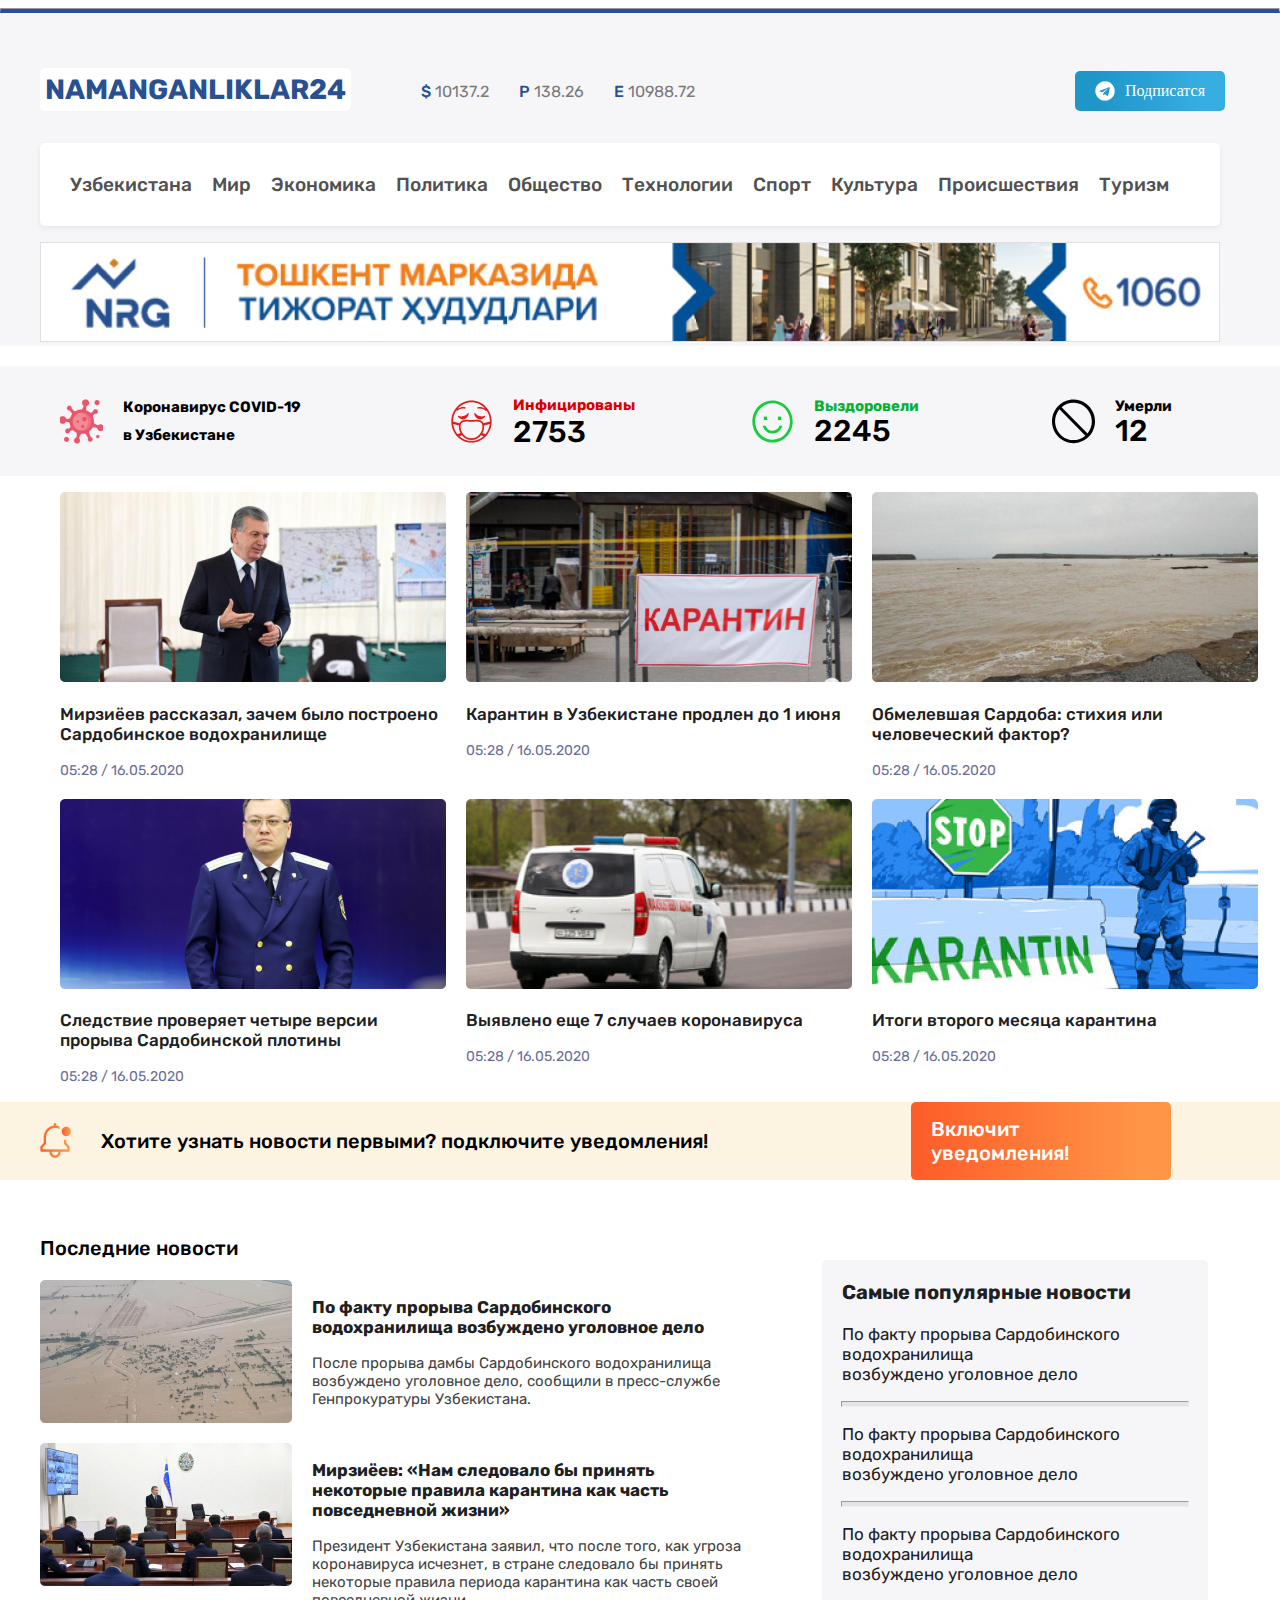
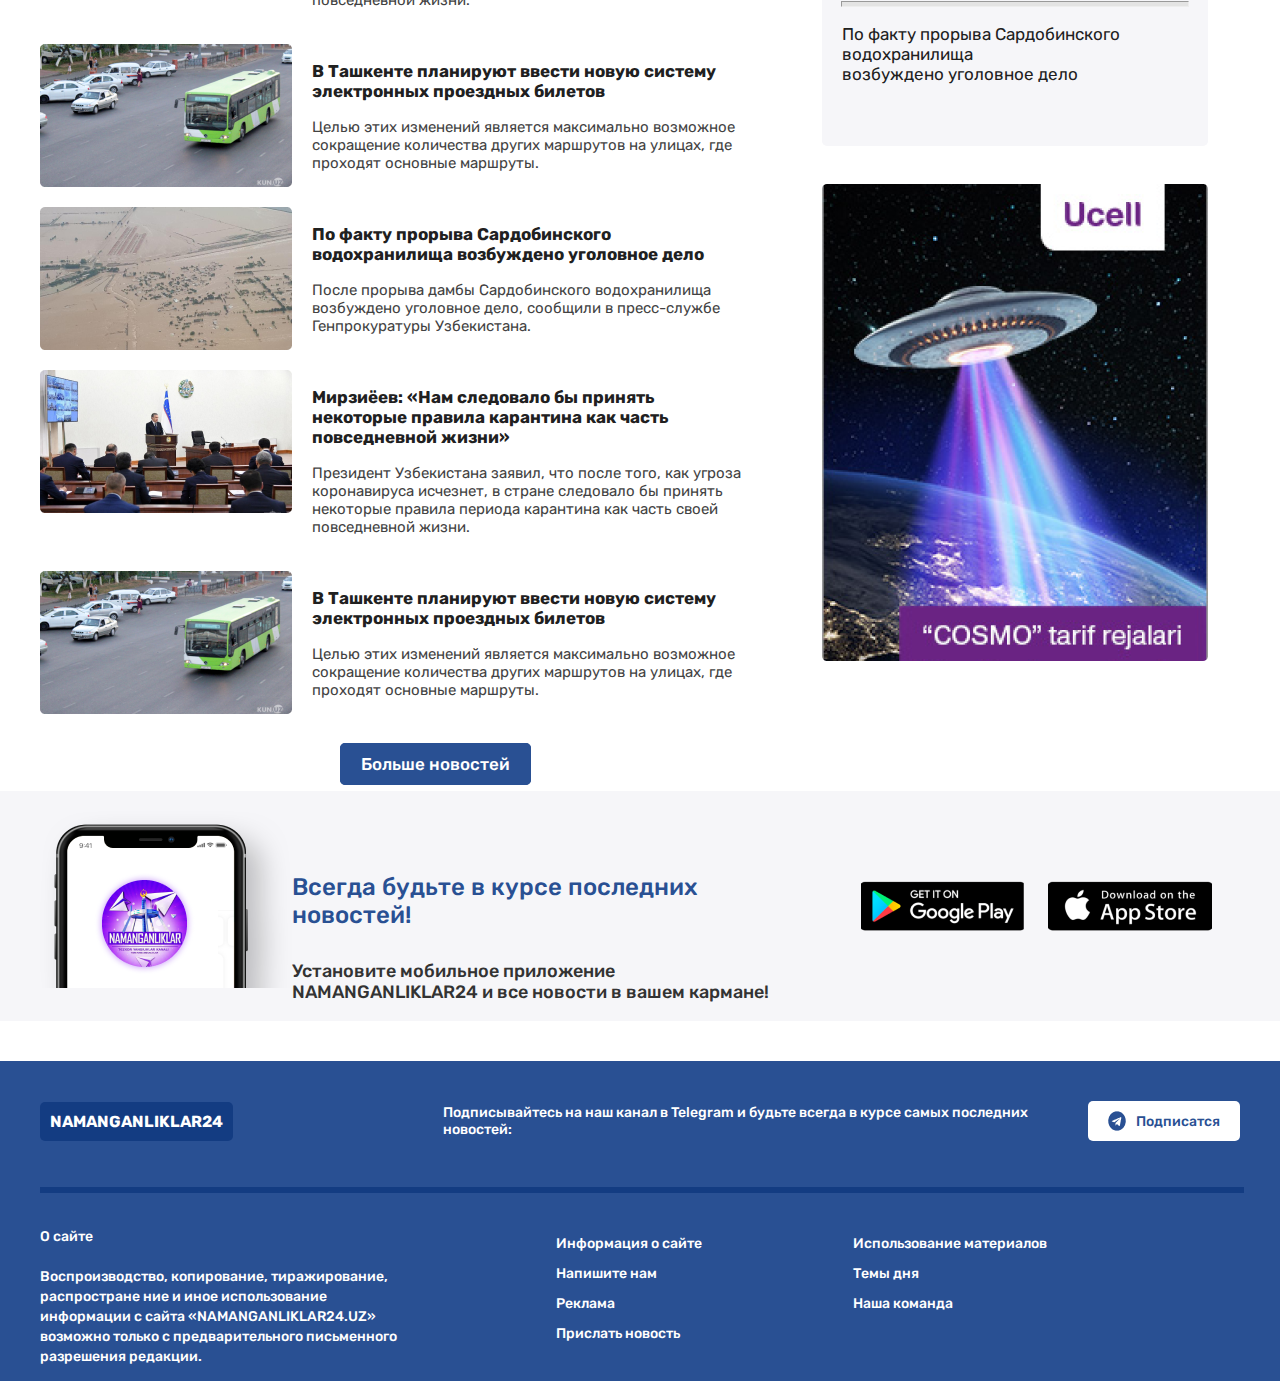
<file: 1-qismi/index.html>
<!DOCTYPE html>
<html lang="en">
  <head>
    <meta charset="UTF-8" />
    <meta http-equiv="X-UA-Compatible" content="IE=edge" />
    <meta name="viewport" content="width=device-width, initial-scale=1.0" />
    <!-- font-mamily-Rubik -->

    <link rel="preconnect" href="https://fonts.googleapis.com">
    <link rel="preconnect" href="https://fonts.gstatic.com" crossorigin>
    <link href="https://fonts.googleapis.com/css2?family=Fredoka+One&family=Hind+Madurai:wght@400;600;700&family=Mulish:wght@300;400;700&family=Roboto:wght@400;500&family=Rubik:wght@400;500;700&display=swap" rel="stylesheet">


    <link rel="stylesheet" href="./css/normalize.css" />
    <link rel="stylesheet" href="./css/main.css" />
    <title>1-qismi</title>
  </head>
  <body class="body">
    <!-- HEADER -->

    <header class="header">
      <hr class="header-hr" />
      <div class="header-div">
        <div class="container">
          <h1 class="site-h1">Namanganlik-24</h1>
          <a class="header-link" href="#">NAMANGANLIKLAR24</a>
          <ul class="list">
            <li class="item">
              <span class="span-item">$</span> 10137.2</li>
            <li class="item">
              <span class="span-item">P</span> 138.26</li>
            <li class="item">
              <span class="span-item">E</span> 10988.72</li>
            <li class="telegram-icon">
              <a class="btn-link" href="#">
                <img class="btn-link-img"
                  src="./img/Vector.png"
                  alt="bu yerda Vector rasmi bor"
                  width="20"
                  height="20"
                />
                Подписатся
              </a>
            </li>
          </ul>
        </div>
        <ul class="site-list">
          <li class="site-item">Узбекистана</li>
          <li class="site-item">Мир</li>
          <li class="site-item">Экономика</li>
          <li class="site-item">Политика</li>
          <li class="site-item">Общество</li>
          <li class="site-item">Технологии</li>
          <li class="site-item">Спорт</li>
          <li class="site-item">Культура</li>
          <li class="site-item">Происшествия</li>
          <li class="site-item">Туризм</li>
        </ul>
        <img
          class="site-img"
          src="./img/Rectangle.png"
          alt=""
          width="1180"
          height="100"
        />
      </div>
    </header>

    <!-- MAIN -->

    <main>
      <!-- COVID-19 -->
      <section class="covid-section">
        <div class="covid-container">
          <div class="covid-box">
            <img
              src="./img/covid.png"
              alt="bu yerda covidni rasmi bor"
              width="43"
              height="45"
            />
            <h2 class="covid-titli">
              Коронавирус COVID-19 <br> <br> в Узбекистане
            </h2>
          </div>

          <div class="covid-box">
            <img
              src="./img/emojione-monotone_face-with-medical-mask.svg"
              alt="bu yerda covidni rasmi bor"
              width="43"
              height="45"
            />
            <h2 class="covid-titli">Инфицированы <br> <br>
              <span class="covid-titli-span">2753</span></h2>
          </div>

          <div class="covid-box">
            <img
              src="./img/cil_smile.svg"
              alt="bu yerda covidni rasmi bor"
              width="43"
              height="45"
            />
            <h2 class="covid-titli">Выздоровели <br /> <br><span class="covid-titli-span">2245</span></h2>
          </div>

          <div class="covid-box">
            <img
              src="./img/Vector.svg"
              alt="bu yerda covidni rasmi bor"
              width="43"
              height="45"
            />
            <h2 class="covid-titli">Умерли <br /> <br><span class="covid-titli-span">12</span></h2>
          </div>
        </div>
      </section>

      <!-- NEWS-BOX -->
      <section class="new-section">
        <div class="new-container">
          <ul class="new-list">
            <li class="new-item">
              <a class="card-link" href="#">
                <img
                  src="./img/shavkat-mirziyoyev.jpg"
                  alt="bu yerda rasim bor"
                  width="386"
                  height="190"
                />
              </a>
              <h3 class="card-title">
                Мирзиёев рассказал, зачем было построено Сардобинское
                водохранилище
              </h3>
              <span class="time-post">05:28 / 16.05.2020</span>
            </li>

            <li class="new-item">
              <a class="card-link" href="#">
                <img
                  src="./img/karantin.jpg"
                  alt="bu yerda rasim bor"
                  width="386"
                  height="190"
                />
              </a>
              <h3 class="card-title">
                Карантин в Узбекистане продлен до 1 июня
              </h3>
              <span class="time-post">05:28 / 16.05.2020</span>
            </li>

            <li class="new-item">
              <a class="card-link" href="#">
                <img
                  src="./img/sardoba.jpg"
                  alt="bu yerda rasim bor"
                  width="386"
                  height="190"
                />
                
              </a>
              <h3 class="card-title">
                Обмелевшая Сардоба: стихия или человеческий фактор?
              </h3>
              <span class="time-post"> 05:28 / 16.05.2020 </span>
            </li>

            <li class="new-item">
              <a class="card-link" href="#">
                <img
                  src="./img/prokuror.jpg"
                  alt="bu yerda rasim bor"
                  width="386"
                  height="190"
                />
              </a>
              <h3 class="card-title">
                Следствие проверяет четыре версии прорыва Сардобинской плотины
              </h3>
              <span class="time-post">05:28 / 16.05.2020</span>
            </li>

            <li class="new-item">
              <a class="card-link" href="#">
                <img
                  src="./img/tez-yordam.jpg"
                  alt="bu yerda rasim bor"
                  width="386"
                  height="190"
                />
              </a>
              <h3 class="card-title">Выявлено еще 7 случаев коронавируса</h3>
              <span class="time-post">05:28 / 16.05.2020</span>
            </li>

            <li class="new-item">
              <a class="card-link" href="#">
                <img
                  src="./img/stop-karantin.jpg"
                  alt="bu yerda rasim bor"
                  width="386"
                  height="190"
                />
              </a>
              <h3 class="card-title">Итоги второго месяца карантина</h3>
              <span class="time-post">05:28 / 16.05.2020</span>
            </li>
          </ul>
        </div>
      </section>
      <!-- SECTION-GALLERY -->
      <section class="section-img">
        <div class="gallery-div">
          <img
            src="./img/carbon.png"
            alt="bu yerda jiring'oqni rasmi bor"
            width="31"
            height="35"
          />
          <h3 class="gallery-title">
            Хотите узнать новости первыми? подключите уведомления!
          </h3>
          <a class="gallery-btn" href="#">Включит уведомления!</a>
        </div>
      </section>
      <!-- BIG-SECTION -->
      <section class="section">
        <div class="main-container">
          <div class="main-container-box">
            <h2 class="main-h2">Последние новости</h2>
            <ul class="main-list">
              <li class="main-item">
                <img
                  src="./img/Rectanglea.png"
                  alt="xaritan rasmi bor"
                  width="252"
                  height="143"
                />
                <div class="main-box">
                  <p class="main-paragirif">
                    <strong
                      >По факту прорыва Сардобинского водохранилища возбуждено
                      уголовное дело</strong
                    >
                  </p>
                  <p class="box-paragirif">
                    После прорыва дамбы Сардобинского водохранилища возбуждено
                    уголовное дело, сообщили в пресс-службе Генпрокуратуры
                    Узбекистана.
                  </p>
                </div>
              </li>

              <li class="main-item">
                <img
                  src="./img/Rectangleb.png"
                  alt="xaritan rasmi bor"
                  width="252"
                  height="143"
                />
                <div class="main-box">
                  <p class="main-paragirif">
                    <strong
                      >Мирзиёев: «Нам следовало бы принять некоторые правила
                      карантина как часть повседневной жизни»</strong
                    >
                  </p>
                  <p class="box-paragirif">
                    Президент Узбекистана заявил, что после того, как угроза
                    коронавируса исчезнет, в стране следовало бы принять
                    некоторые правила периода карантина как часть своей
                    повседневной жизни.
                  </p>
                </div>
              </li>

              <li class="main-item">
                <img
                  src="./img/Rectanglec.png"
                  alt="xaritan rasmi bor"
                  width="252"
                  height="143"
                />
                <div class="main-box">
                  <p class="main-paragirif">
                    <strong
                      >В Ташкенте планируют ввести новую систему электронных
                      проездных билетов</strong
                    >
                  </p>
                  <p class="box-paragirif">
                    Целью этих изменений является максимально возможное
                    сокращение количества других маршрутов на улицах, где
                    проходят основные маршруты.
                  </p>
                </div>
              </li>

              <li class="main-item">
                <img
                  src="./img/Rectanglea.png"
                  alt="xaritan rasmi bor"
                  width="252"
                  height="143"
                />
                <div class="main-box">
                  <p class="main-paragirif">
                    <strong
                      >По факту прорыва Сардобинского водохранилища возбуждено
                      уголовное дело</strong
                    >
                  </p>
                  <p class="box-paragirif">
                    После прорыва дамбы Сардобинского водохранилища возбуждено
                    уголовное дело, сообщили в пресс-службе Генпрокуратуры
                    Узбекистана.
                  </p>
                </div>
              </li>

              <li class="main-item">
                <img
                  src="./img/Rectangleb.png"
                  alt="xaritan rasmi bor"
                  width="252"
                  height="143"
                />
                <div class="main-box">
                  <p class="main-paragirif">
                    <strong
                      >Мирзиёев: «Нам следовало бы принять некоторые правила
                      карантина как часть повседневной жизни»</strong
                    >
                  </p>
                  <p class="box-paragirif">
                    Президент Узбекистана заявил, что после того, как угроза
                    коронавируса исчезнет, в стране следовало бы принять
                    некоторые правила периода карантина как часть своей
                    повседневной жизни.
                  </p>
                </div>
              </li>

              <li class="main-item">
                <img
                  src="./img/Rectanglec.png"
                  alt="xaritan rasmi bor"
                  width="252"
                  height="143"
                />
                <div class="main-box">
                  <p class="main-paragirif">
                    <strong>
                      В Ташкенте планируют ввести новую систему электронных
                      проездных билетов</strong
                    >
                  </p>
                  <p class="box-paragirif">
                    Целью этих изменений является максимально возможное
                    сокращение количества других маршрутов на улицах, где
                    проходят основные маршруты.
                  </p>
                </div>
              </li>
              <li class="footer-link-div">
                <a class="footer-link" href="#">Больше новостей</a>
              </li>
            </ul>
          </div>

          <div class="footer-div">
            <h3 class="main-h3"><strong>Cамые популярные новости</strong></h3>
            <p class="site-paragirif">
              По факту прорыва Сардобинского водохранилища <br />
              возбуждено уголовное дело
            </p>
            <hr class="main-hr" />
            <p class="site-paragirif">
              По факту прорыва Сардобинского водохранилища <br />
              возбуждено уголовное дело
            </p>
            <hr class="main-hr" />
            <p class="site-paragirif">
              По факту прорыва Сардобинского водохранилища <br />
              возбуждено уголовное дело
            </p>
            <hr class="main-hr" />
            <p class="site-paragirif">
              По факту прорыва Сардобинского водохранилища <br />
              возбуждено уголовное дело
            </p>

            <div class="box-img">
              <img src="./img/Rectangled.png" alt="" width="386" height="477" />
            </div>
          </div>
        </div>
      </section>
      <!-- FOOTER-SECTION -->
      <section class="footer-section">
        <div class="footer-container-box">
          <div class="widget">
            <img
              src="./img/Iphon-12.png"
              alt="bu yerda Iphon-12 ni rasmi bor"
            />
          </div>
          <div class="widget-box">
            <h4 class="widget-title">
              Всегда будьте в курсе последних новостей!
            </h4>
            <p class="widget-paragirif">
              Установите мобильное приложение NAMANGANLIKLAR24 и все новости в
              вашем кармане!
            </p>
          </div>
          <div class="widget-img-box">
            <img src="./img/googl-img.png" alt="bu yerda googlni rasmi bor" />
            <img class="two-img" src="./img/app-img.png" alt="bu yerda app ni rasmi bor" />
          </div>
        </div>
      </section>
    </main>

    <!-- FOOTER -->
    <footer class="footer">
      <div class="footer-container">
        <div class="footer-box">
          <a class="footer-box-link" href="#">NAMANGANLIKLAR24</a>
          <h5 class="footer-title">
            Подписывайтесь на наш канал в Telegram и будьте всегда в курсе самых
            последних новостей:
          </h5>
          <a class="footer-btn-link" href="#">
            <img class="footer-btn-link-img" src="./img/telegiram.png" alt="telegiram icon rasmi bor" />
            Подписатся
          </a>
        </div>
        <hr class="footer-hr" />
        <div class="footer-header-box">
          <div class="foter-box-div">
            <p class="footer-deck-paragirif">
              О сайте <br> <br> Воспроизводство, копирование, тиражирование, распростране
              ние и иное использование информации с сайта «NAMANGANLIKLAR24.UZ»
              возможно только с предварительного письменного разрешения редакции.
            </p>

          </div>

          <div class="foter-box-div">
            <ul class="footer-list">
              <li class="footer-item">Информация о сайте</li>
              <li class="footer-item">Напишите нам</li>
              <li class="footer-item">Реклама</li>
              <li class="footer-item">Прислать новость</li>
            </ul>
          </div>
          <div class="foter-box-div">
            <ul class="footer-list">
              <li class="footer-item">Использование материалов</li>
              <li class="footer-item">Темы дня</li>
              <li class="footer-item">Наша команда</li>
            </ul>
          </div>
        </div>
      </div>
    </footer>
  </body>
</html>
</file>
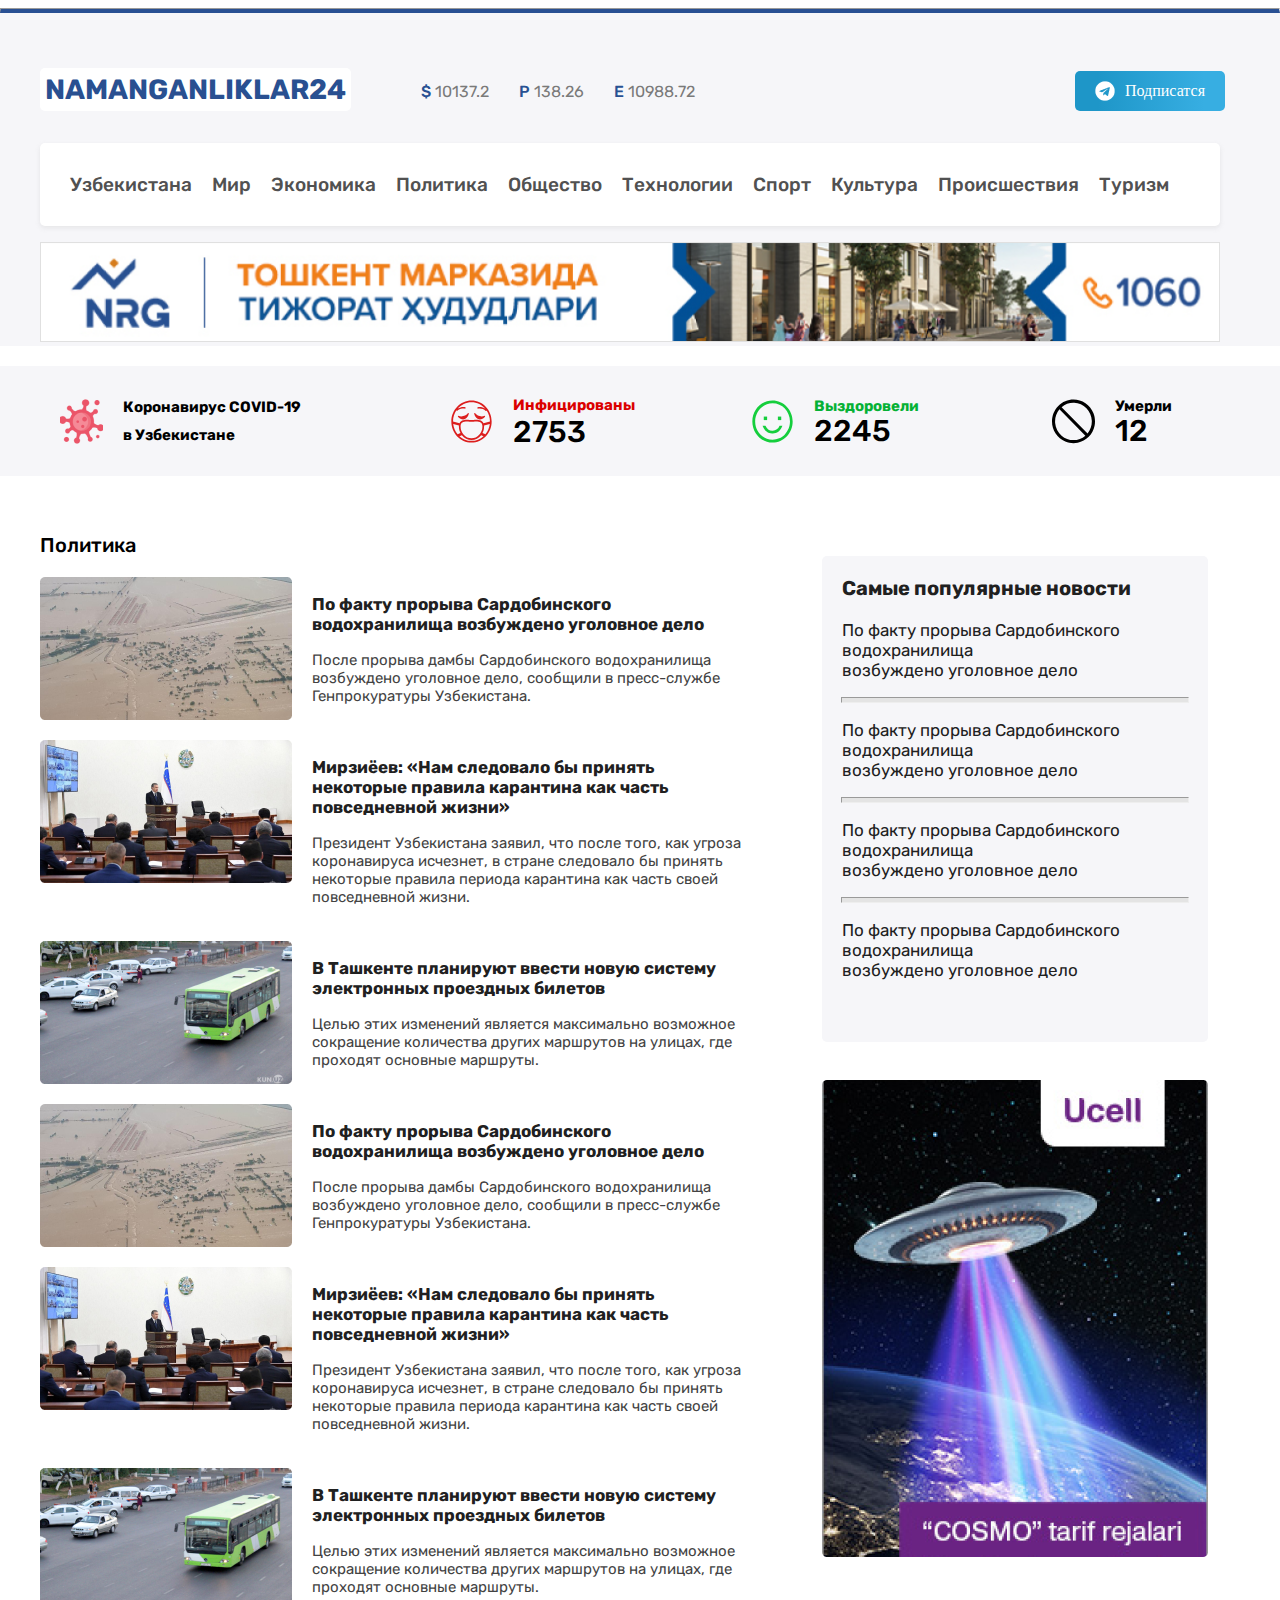
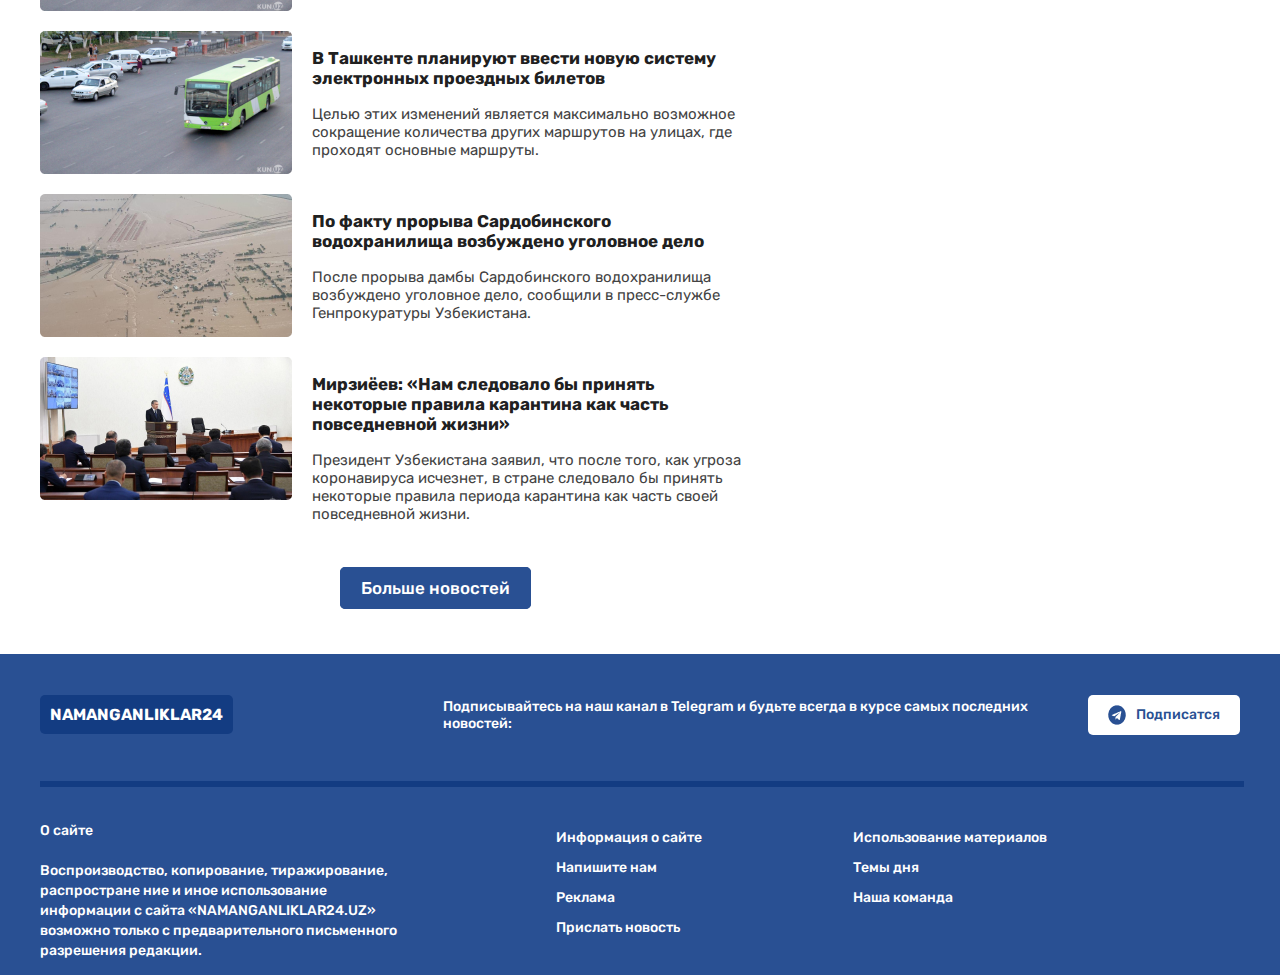
<file: 2-qismi/index.html>
<!DOCTYPE html>
<html lang="en">
  <head>
    <meta charset="UTF-8" />
    <meta http-equiv="X-UA-Compatible" content="IE=edge" />
    <meta name="viewport" content="width=device-width, initial-scale=1.0" />
    <!-- font-mamily-Rubik -->

    <link rel="preconnect" href="https://fonts.googleapis.com">
    <link rel="preconnect" href="https://fonts.gstatic.com" crossorigin>
    <link href="https://fonts.googleapis.com/css2?family=Fredoka+One&family=Hind+Madurai:wght@400;600;700&family=Mulish:wght@300;400;700&family=Roboto:wght@400;500&family=Rubik:wght@400;500;700&display=swap" rel="stylesheet">


    <link rel="stylesheet" href="./css/normalize.css" />
    <link rel="stylesheet" href="./css/main.css" />
    <title>2-qismi</title>
  </head>
  <body class="body">
    <!-- HEADER -->

    <header class="header">
      <hr class="header-hr" />
      <div class="header-div">
        <div class="container">
          <h1 class="site-h1">Namanganlik-24</h1>
          <a class="header-link" href="#">NAMANGANLIKLAR24</a>
          <ul class="list">
            <li class="item">
              <span class="span-item">$</span> 10137.2</li>
            <li class="item">
              <span class="span-item">P</span> 138.26</li>
            <li class="item">
              <span class="span-item">E</span> 10988.72</li>
            <li class="telegram-icon">
              <a class="btn-link" href="#">
                <img class="btn-link-img"
                  src="./img/Vector.png"
                  alt="bu yerda Vector rasmi bor"
                  width="20"
                  height="20"
                />
                Подписатся
              </a>
            </li>
          </ul>
        </div>
        <ul class="site-list">
          <li class="site-item">Узбекистана</li>
          <li class="site-item">Мир</li>
          <li class="site-item">Экономика</li>
          <li class="site-item">Политика</li>
          <li class="site-item">Общество</li>
          <li class="site-item">Технологии</li>
          <li class="site-item">Спорт</li>
          <li class="site-item">Культура</li>
          <li class="site-item">Происшествия</li>
          <li class="site-item">Туризм</li>
        </ul>
        <img
          class="site-img"
          src="./img/Rectangle.png"
          alt=""
          width="1180"
          height="100"
        />
      </div>
    </header>

    <!-- MAIN -->

    <main>
      <!-- COVID-19 -->
      <section class="covid-section">
        <div class="covid-container">
          <div class="covid-box">
            <img
              src="./img/covid.png"
              alt="bu yerda covidni rasmi bor"
              width="43"
              height="45"
            />
            <h2 class="covid-titli">
              Коронавирус COVID-19 <br> <br> в Узбекистане
            </h2>
          </div>

          <div class="covid-box">
            <img
              src="./img/emojione-monotone_face-with-medical-mask.svg"
              alt="bu yerda covidni rasmi bor"
              width="43"
              height="45"
            />
            <h2 class="covid-titli">Инфицированы <br> <br>
              <span class="covid-titli-span">2753</span></h2>
          </div>

          <div class="covid-box">
            <img
              src="./img/cil_smile.svg"
              alt="bu yerda covidni rasmi bor"
              width="43"
              height="45"
            />
            <h2 class="covid-titli">Выздоровели <br /> <br><span class="covid-titli-span">2245</span></h2>
          </div>

          <div class="covid-box">
            <img
              src="./img/Vector.svg"
              alt="bu yerda covidni rasmi bor"
              width="43"
              height="45"
            />
            <h2 class="covid-titli">Умерли <br /> <br><span class="covid-titli-span">12</span></h2>
          </div>
        </div>
      </section>

      <!-- BIG-SECTION -->
      <section class="section">
        <div class="main-container">
          <div class="main-container-box">
            <h2 class="main-h2">Политика</h2>
            <ul class="main-list">
              <li class="main-item">
                <img
                  src="./img/Rectanglea.png"
                  alt="xaritan rasmi bor"
                  width="252"
                  height="143"
                />
                <div class="main-box">
                  <p class="main-paragirif">
                    <strong
                      >По факту прорыва Сардобинского водохранилища возбуждено
                      уголовное дело</strong
                    >
                  </p>
                  <p class="box-paragirif">
                    После прорыва дамбы Сардобинского водохранилища возбуждено
                    уголовное дело, сообщили в пресс-службе Генпрокуратуры
                    Узбекистана.
                  </p>
                </div>
              </li>

              <li class="main-item">
                <img
                  src="./img/Rectangleb.png"
                  alt="xaritan rasmi bor"
                  width="252"
                  height="143"
                />
                <div class="main-box">
                  <p class="main-paragirif">
                    <strong
                      >Мирзиёев: «Нам следовало бы принять некоторые правила
                      карантина как часть повседневной жизни»</strong
                    >
                  </p>
                  <p class="box-paragirif">
                    Президент Узбекистана заявил, что после того, как угроза
                    коронавируса исчезнет, в стране следовало бы принять
                    некоторые правила периода карантина как часть своей
                    повседневной жизни.
                  </p>
                </div>
              </li>

              <li class="main-item">
                <img
                  src="./img/Rectanglec.png"
                  alt="xaritan rasmi bor"
                  width="252"
                  height="143"
                />
                <div class="main-box">
                  <p class="main-paragirif">
                    <strong
                      >В Ташкенте планируют ввести новую систему электронных
                      проездных билетов</strong
                    >
                  </p>
                  <p class="box-paragirif">
                    Целью этих изменений является максимально возможное
                    сокращение количества других маршрутов на улицах, где
                    проходят основные маршруты.
                  </p>
                </div>
              </li>

              <li class="main-item">
                <img
                  src="./img/Rectanglea.png"
                  alt="xaritan rasmi bor"
                  width="252"
                  height="143"
                />
                <div class="main-box">
                  <p class="main-paragirif">
                    <strong
                      >По факту прорыва Сардобинского водохранилища возбуждено
                      уголовное дело</strong
                    >
                  </p>
                  <p class="box-paragirif">
                    После прорыва дамбы Сардобинского водохранилища возбуждено
                    уголовное дело, сообщили в пресс-службе Генпрокуратуры
                    Узбекистана.
                  </p>
                </div>
              </li>

              <li class="main-item">
                <img
                  src="./img/Rectangleb.png"
                  alt="xaritan rasmi bor"
                  width="252"
                  height="143"
                />
                <div class="main-box">
                  <p class="main-paragirif">
                    <strong
                      >Мирзиёев: «Нам следовало бы принять некоторые правила
                      карантина как часть повседневной жизни»</strong
                    >
                  </p>
                  <p class="box-paragirif">
                    Президент Узбекистана заявил, что после того, как угроза
                    коронавируса исчезнет, в стране следовало бы принять
                    некоторые правила периода карантина как часть своей
                    повседневной жизни.
                  </p>
                </div>
              </li>

              <li class="main-item">
                <img
                  src="./img/Rectanglec.png"
                  alt="xaritan rasmi bor"
                  width="252"
                  height="143"
                />
                <div class="main-box">
                  <p class="main-paragirif">
                    <strong>
                      В Ташкенте планируют ввести новую систему электронных
                      проездных билетов</strong
                    >
                  </p>
                  <p class="box-paragirif">
                    Целью этих изменений является максимально возможное
                    сокращение количества других маршрутов на улицах, где
                    проходят основные маршруты.
                  </p>
                </div>
              </li>

              <li class="main-item">
                <img
                  src="./img/Rectanglec.png"
                  alt="xaritan rasmi bor"
                  width="252"
                  height="143"
                />
                <div class="main-box">
                  <p class="main-paragirif">
                    <strong>
                      В Ташкенте планируют ввести новую систему электронных
                      проездных билетов</strong
                    >
                  </p>
                  <p class="box-paragirif">
                    Целью этих изменений является максимально возможное
                    сокращение количества других маршрутов на улицах, где
                    проходят основные маршруты.
                  </p>
                </div>
              </li>

              <li class="main-item">
                <img
                  src="./img/Rectanglea.png"
                  alt="xaritan rasmi bor"
                  width="252"
                  height="143"
                />
                <div class="main-box">
                  <p class="main-paragirif">
                    <strong
                      >По факту прорыва Сардобинского водохранилища возбуждено
                      уголовное дело</strong
                    >
                  </p>
                  <p class="box-paragirif">
                    После прорыва дамбы Сардобинского водохранилища возбуждено
                    уголовное дело, сообщили в пресс-службе Генпрокуратуры
                    Узбекистана.
                  </p>
                </div>
              </li>


              <li class="main-item">
                <img
                  src="./img/Rectangleb.png"
                  alt="xaritan rasmi bor"
                  width="252"
                  height="143"
                />
                <div class="main-box">
                  <p class="main-paragirif">
                    <strong
                      >Мирзиёев: «Нам следовало бы принять некоторые правила
                      карантина как часть повседневной жизни»</strong
                    >
                  </p>
                  <p class="box-paragirif">
                    Президент Узбекистана заявил, что после того, как угроза
                    коронавируса исчезнет, в стране следовало бы принять
                    некоторые правила периода карантина как часть своей
                    повседневной жизни.
                  </p>
                </div>
              </li>
              <li class="footer-link-div">
                <a class="footer-link" href="#">Больше новостей</a>
              </li>
            </ul>
          </div>

          <div class="footer-div">
            <h3 class="main-h3"><strong>Cамые популярные новости</strong></h3>
            <p class="site-paragirif">
              По факту прорыва Сардобинского водохранилища <br />
              возбуждено уголовное дело
            </p>
            <hr class="main-hr" />
            <p class="site-paragirif">
              По факту прорыва Сардобинского водохранилища <br />
              возбуждено уголовное дело
            </p>
            <hr class="main-hr" />
            <p class="site-paragirif">
              По факту прорыва Сардобинского водохранилища <br />
              возбуждено уголовное дело
            </p>
            <hr class="main-hr" />
            <p class="site-paragirif">
              По факту прорыва Сардобинского водохранилища <br />
              возбуждено уголовное дело
            </p>

            <div class="box-img">
              <img src="./img/Rectangled.png" alt="" width="386" height="477" />
            </div>
          </div>

        </div>
      </section>

    </main>

    <!-- FOOTER -->
    <footer class="footer">
      <div class="footer-container">
        <div class="footer-box">
          <a class="footer-box-link" href="#">NAMANGANLIKLAR24</a>
          <h5 class="footer-title">
            Подписывайтесь на наш канал в Telegram и будьте всегда в курсе самых
            последних новостей:
          </h5>
          <a class="footer-btn-link" href="#">
            <img class="footer-btn-link-img" src="./img/telegiram.png" alt="telegiram icon rasmi bor" />
            Подписатся
          </a>
        </div>
        <hr class="footer-hr" />
        <div class="footer-header-box">
          <div class="foter-box-div">
            <p class="footer-deck-paragirif">
              О сайте <br> <br> Воспроизводство, копирование, тиражирование, распростране
              ние и иное использование информации с сайта «NAMANGANLIKLAR24.UZ»
              возможно только с предварительного письменного разрешения редакции.
            </p>

          </div>

          <div class="foter-box-div">
            <ul class="footer-list">
              <li class="footer-item">Информация о сайте</li>
              <li class="footer-item">Напишите нам</li>
              <li class="footer-item">Реклама</li>
              <li class="footer-item">Прислать новость</li>
            </ul>
          </div>
          <div class="foter-box-div">
            <ul class="footer-list">
              <li class="footer-item">Использование материалов</li>
              <li class="footer-item">Темы дня</li>
              <li class="footer-item">Наша команда</li>
            </ul>
          </div>
        </div>
      </div>
    </footer>
  </body>
</html>
</file>
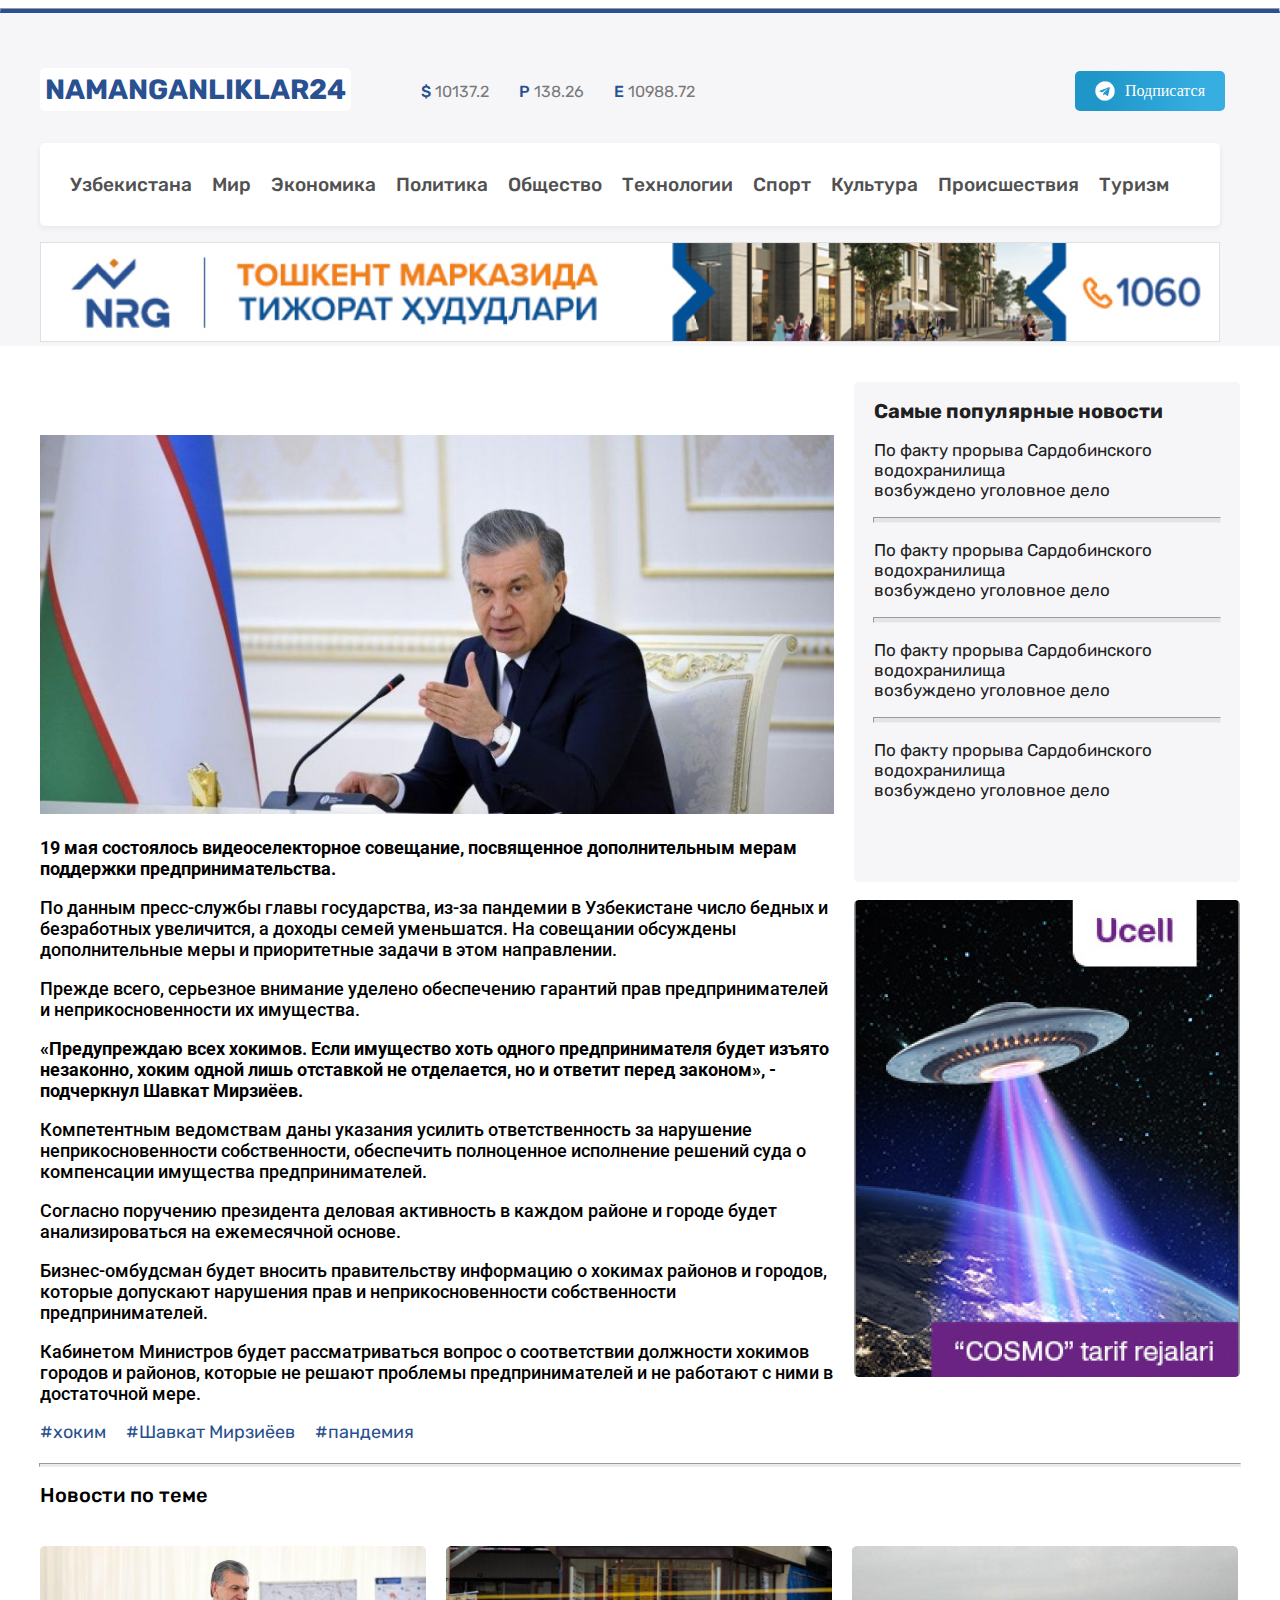
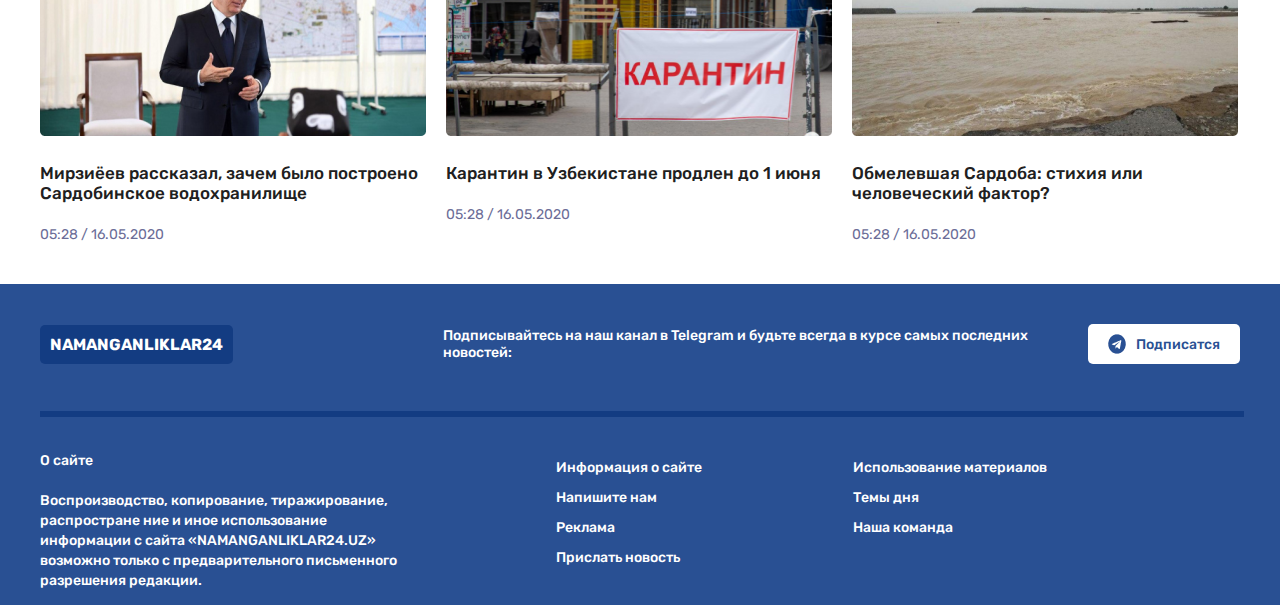
<file: 3-qismi/index.html>
<!DOCTYPE html>
<html lang="en">
  <head>
    <meta charset="UTF-8" />
    <meta http-equiv="X-UA-Compatible" content="IE=edge" />
    <meta name="viewport" content="width=device-width, initial-scale=1.0" />
    <!-- font-mamily-Rubik -->

    <link rel="preconnect" href="https://fonts.googleapis.com">
    <link rel="preconnect" href="https://fonts.gstatic.com" crossorigin>
    <link href="https://fonts.googleapis.com/css2?family=Fredoka+One&family=Hind+Madurai:wght@400;600;700&family=Mulish:wght@300;400;700&family=Roboto:wght@400;500&family=Rubik:wght@400;500;700&display=swap" rel="stylesheet">


    <link rel="stylesheet" href="./css/normalize.css" />
    <link rel="stylesheet" href="./css/main.css" />
    <title>3-qismi</title>
  </head>
  <body class="body">
    <!-- HEADER -->

    <header class="header">
      <hr class="header-hr" />
      <div class="header-div">
        <div class="container">
          <h1 class="site-h1">Namanganlik-24</h1>
          <a class="header-link" href="#">NAMANGANLIKLAR24</a>
          <ul class="list">
            <li class="item">
              <span class="span-item">$</span> 10137.2</li>
            <li class="item">
              <span class="span-item">P</span> 138.26</li>
            <li class="item">
              <span class="span-item">E</span> 10988.72</li>
            <li class="telegram-icon">
              <a class="btn-link" href="#">
                <img class="btn-link-img"
                  src="./img/Vector.png"
                  alt="bu yerda Vector rasmi bor"
                  width="20"
                  height="20"
                />
                Подписатся
              </a>
            </li>
          </ul>
        </div>
        <ul class="site-list">
          <li class="site-item">Узбекистана</li>
          <li class="site-item">Мир</li>
          <li class="site-item">Экономика</li>
          <li class="site-item">Политика</li>
          <li class="site-item">Общество</li>
          <li class="site-item">Технологии</li>
          <li class="site-item">Спорт</li>
          <li class="site-item">Культура</li>
          <li class="site-item">Происшествия</li>
          <li class="site-item">Туризм</li>
        </ul>
        <img
          class="site-img"
          src="./img/Rectangle.png"
          alt=""
          width="1180"
          height="100"
        />
      </div>
    </header>

    <!-- MAIN -->
    <main class="main">
      <section>
        <div class="header-container">
          <div class="main-container">
            <div class="container-box">
              <img
                src="./img/Pirizizdent.png"
                alt="bu yerda Pirizizdentnin rasmi bor"
              />
              <p class="main-paragirif">
                <strong>
                  19 мая состоялось видеоселекторное совещание, посвященное
                  дополнительным мерам поддержки предпринимательства.
                </strong>
              </p>
              <p class="main-paragirif">
                По данным пресс-службы главы государства, из-за пандемии в
                Узбекистане число бедных и безработных увеличится, а доходы
                семей уменьшатся. На совещании обсуждены дополнительные меры и
                приоритетные задачи в этом направлении.
              </p>
              <p class="main-paragirif">
                Прежде всего, серьезное внимание уделено обеспечению гарантий
                прав предпринимателей и неприкосновенности их имущества.
              </p>
              <p class="main-paragirif">
                <strong>
                  «Предупреждаю всех хокимов. Если имущество хоть одного
                  предпринимателя будет изъято незаконно, хоким одной лишь
                  отставкой не отделается, но и ответит перед законом», -
                  подчеркнул Шавкат Мирзиёев.
                </strong>
              </p>
              <p class="main-paragirif">
                Компетентным ведомствам даны указания усилить ответственность за
                нарушение неприкосновенности собственности, обеспечить
                полноценное исполнение решений суда о компенсации имущества
                предпринимателей.
              </p>
              <p class="main-paragirif">
                Согласно поручению президента деловая активность в каждом районе
                и городе будет анализироваться на ежемесячной основе.
              </p>
              <p class="main-paragirif">
                Бизнес-омбудсман будет вносить правительству информацию о
                хокимах районов и городов, которые допускают нарушения прав и
                неприкосновенности собственности предпринимателей.
              </p>
              <p class="main-paragirif">
                Кабинетом Министров будет рассматриваться вопрос о соответствии
                должности хокимов городов и районов, которые не решают проблемы
                предпринимателей и не работают с ними в достаточной мере.
              </p>
            </div>
            <div class="footer-div">
              <h2 class="main-h2"><strong>Cамые популярные новости</strong></h2>
              <p class="site-paragirif">
                По факту прорыва Сардобинского водохранилища <br />
                возбуждено уголовное дело
              </p>
              <hr class="main-hr" />
              <p class="site-paragirif">
                По факту прорыва Сардобинского водохранилища <br />
                возбуждено уголовное дело
              </p>
              <hr class="main-hr" />
              <p class="site-paragirif">
                По факту прорыва Сардобинского водохранилища <br />
                возбуждено уголовное дело
              </p>
              <hr class="main-hr" />
              <p class="site-paragirif">
                По факту прорыва Сардобинского водохранилища <br />
                возбуждено уголовное дело
              </p>

              <div class="box-img">
                <img
                  src="./img/Rectangled.png"
                  alt=""
                  width="386"
                  height="477"
                />
              </div>
            </div>
      </section>

    <section>
      </div class="container-user">
       <div class="user">
        <a class="user-link" href="#">#хоким</a>
        <a class="user-link" href="#">#Шавкат Мирзиёев</a>
        <a class="user-link" href="#">#пандемия</a>
       </div>
      <hr class="site-hr" />
     </div>
    </section>

      <section>
        <div class="container-inner">
          <h3 class="title-inner">Новости по теме</h3>
          <div class="inner-box">
            <div class="inner-div">
              <img
                src="./img/shavkat-Mirziyoyib.png"
                alt="shavkat-Mirziyoyibni rasmi bor"
                width="386"
                height="190"
              />
              <h4 class="site-h4">
                Мирзиёев рассказал, зачем было построено Сардобинское
                водохранилище
              </h4>
              <span class="inner-span">05:28 / 16.05.2020</span>
            </div>

            <div class="inner-div">
              <img
                src="./img/karantin.png"
                alt="bu yerda karatini rasmi bor"
                width="386"
                height="190"
              />
              <h4 class="site-h4">Карантин в Узбекистане продлен до 1 июня</h4>
              <span class="inner-span">05:28 / 16.05.2020</span>
            </div>

            <div class="inner-div">
              <img
                src="./img/sardoba.png"
                alt="bu yeda sardobani rasmi bor"
                width="386"
                height="190"
              />
              <h4 class="site-h4">
                Обмелевшая Сардоба: стихия или человеческий фактор?
              </h4>
              <span class="inner-span">05:28 / 16.05.2020</span>
            </div>
          </div>
        </div>
      </section>
    </main>

    <!-- FOOTER -->
    <footer class="footer">
      <div class="footer-container">
        <div class="footer-box">
          <a class="footer-box-link" href="#">NAMANGANLIKLAR24</a>
          <h5 class="footer-title">
            Подписывайтесь на наш канал в Telegram и будьте всегда в курсе самых
            последних новостей:
          </h5>
          <a class="footer-btn-link" href="#">
            <img class="footer-btn-link-img" src="./img/telegiram.png" alt="telegiram icon rasmi bor" />
            Подписатся
          </a>
        </div>
        <hr class="footer-hr" />
        <div class="footer-header-box">
          <div class="foter-box-div">
            <p class="footer-deck-paragirif">
              О сайте <br> <br> Воспроизводство, копирование, тиражирование, распростране
              ние и иное использование информации с сайта «NAMANGANLIKLAR24.UZ»
              возможно только с предварительного письменного разрешения редакции.
            </p>

          </div>

          <div class="foter-box-div">
            <ul class="footer-list">
              <li class="footer-item">Информация о сайте</li>
              <li class="footer-item">Напишите нам</li>
              <li class="footer-item">Реклама</li>
              <li class="footer-item">Прислать новость</li>
            </ul>
          </div>
          <div class="foter-box-div">
            <ul class="footer-list">
              <li class="footer-item">Использование материалов</li>
              <li class="footer-item">Темы дня</li>
              <li class="footer-item">Наша команда</li>
            </ul>
          </div>
        </div>
      </div>
    </footer>

  </body>
</html>
</file>
<file: 1-qismi/css/main.css>
* {
  list-style: none;
  text-decoration: none;
}

.header-hr {
  border-bottom: 4px solid #295093;
}

.header {
  background: #f6f6f9;
}

.header-div {
  width: 1200px;
  margin: 0 auto;
  padding: 0 20px;
}

.container {
  /* padding-top: 50px; */
  display: -webkit-box;
  display: -ms-flexbox;
  display: flex;
  /* justify-content: space-between; */
  -webkit-box-align: center;
  -ms-flex-align: center;
  align-items: center;
}

.site-h1 {
  display: none;
}

.header-link {
  margin-top: 30px;
  font-family: "Rubik";
  font-style: normal;
  font-weight: 700;
  font-size: 28px;
  line-height: 33px;
  color: #295091;
  background-color: #fff;
  border-radius: 5px;
  padding: 5px 5px;
}

.list {
  display: -webkit-box;
  display: -ms-flexbox;
  display: flex;
  align-items: center;
  margin-top: 50px;
}

.item {
  font-family: "Rubik";
  font-style: normal;
  font-weight: 400;
  font-size: 16px;
  line-height: 19px;
  color: #7a7a7a;
  margin-left: 30px;
}

.span-item {
  font-family: "Rubik";
  font-style: normal;
  font-weight: 500;
  font-size: 16px;
  line-height: 19px;

  color: #285193;
}

.btn-link {
  margin-left: 380px;
  background: -webkit-gradient(
    linear,
    left top,
    right top,
    color-stop(15.07%, #1e96c8),
    color-stop(85.96%, #37aee2)
  );
  background: -o-linear-gradient(left, #1e96c8 15.07%, #37aee2 85.96%);
  background: linear-gradient(90deg, #1e96c8 15.07%, #37aee2 85.96%);
  border-radius: 5px;
  color: #ffffff;
  padding: 10px 20px;
  display: flex;
  align-items: center;
}

.btn-link-img {
  margin-right: 10px;
}

.site-list {
  display: -webkit-box;
  display: -ms-flexbox;
  display: flex;
  background: #ffffff;
  -webkit-box-shadow: 0px 2px 5px rgba(159, 159, 159, 0.19);
  box-shadow: 0px 2px 5px rgba(159, 159, 159, 0.19);
  border-radius: 5px;
  width: 1160px;
  padding: 30px 10px;
}

.site-list:active {
  background-color: #fff;
  color: #ff0000;
}

.site-item {
  margin-left: 20px;
  font-family: "Rubik";
  font-style: normal;
  font-weight: 500;
  font-size: 19px;
  line-height: 23px;

  color: #515151;
}

/* MAIN */

/* COVID */

.covid-section {
  background: #f6f6f9;
}

.covid-container {
  display: -webkit-box;
  display: -ms-flexbox;
  display: flex;
  width: 1200px;
  margin: 0 auto;
  padding: 0 20px;
  border-radius: 5px;
  margin-top: 20px;
}

.covid-box {
  margin-left: 100px;
  display: -webkit-box;
  display: -ms-flexbox;
  display: flex;
  -webkit-box-align: center;
  -ms-flex-align: center;
  align-items: center;
  padding: 20px 20px;
}

.covid-box:nth-child(1) {
  margin: 0;
}

.covid-titli {
  margin-left: 20px;
}

.covid-titli-span {
  font-family: "Rubik";
  font-style: normal;
  font-weight: 500;
  font-size: 30px;
  line-height: 14px;
  color: #000000;
}

.covid-box:nth-child(1) {
  width: 250px;
  font-family: "Rubik";
  font-style: normal;
  font-weight: 500;
  font-size: 10px;
  line-height: 14px;
  color: #000000;
}

.covid-box:nth-child(2) {
  width: 161px;
  font-family: "Rubik";
  font-style: normal;
  font-weight: 400;
  font-size: 10px;
  line-height: 13px;
  color: #db0000;
}

.covid-box:nth-child(3) {
  width: 161px;
  font-family: "Rubik";
  font-style: normal;
  font-weight: 400;
  font-size: 10px;
  line-height: 12px;
  color: #05b135;
}

.covid-box:nth-child(4) {
  width: 161px;
  font-family: "Rubik";
  font-style: normal;
  font-weight: 400;
  font-size: 10px;
  line-height: 12px;
  color: #000000;
}

/* NEW-BOX */

.new-container {
  width: 1300px;
  margin: 0 auto;
  padding: 0 20px;
}

.new-list {
  display: flex;
  flex-wrap: wrap;
}

.new-item {
  margin-left: 20px;
}

.new-item:nth-child(1) {
  margin-left: 0;
}

.new-item:nth-child(4) {
  margin-top: 20px;
  margin-left: 0;
}

.new-item:nth-child(5) {
  margin-top: 20px;
}

.new-item:nth-child(6) {
  margin-top: 20px;
}

.card-link:nth-child(1) {
  margin-left: 0;
}

.card-title {
  width: 380px;
  font-family: "Rubik";
  font-style: normal;
  font-weight: 500;
  font-size: 17px;
  line-height: 20px;
  color: #202020;
}

.time-post {
  font-family: "Rubik";
  font-style: normal;
  font-weight: 400;
  font-size: 14px;
  line-height: 17px;
  color: #6b6d97;
}

/* SECTION-GALLERY */

.section-img {
  background: rgba(239, 186, 84, 0.18);
}

.gallery-div {
  width: 1200px;
  margin: 0 auto;
  padding: 0 20px;
  display: flex;
  align-items: center;
  border-radius: 5px;
}

.gallery-title {
  width: 610px;
  font-family: "Rubik";
  font-style: normal;
  font-weight: 500;
  font-size: 20px;
  line-height: 24px;
  color: #000000;
  margin-left: 30px;
}

.gallery-btn {
  width: 220px;
  background: linear-gradient(
    90deg,
    #fe5c28 0%,
    rgba(255, 139, 54, 0.9) 88.43%
  );
  border-radius: 5px;
  font-family: "Rubik";
  font-style: normal;
  font-weight: 500;
  font-size: 20px;
  line-height: 24px;
  color: #ffffff;
  padding: 15px 20px;
  margin-left: 200px;
}

.gallery-btn:hover {
  border: 2px solid #0000ff;
}

/* BIG-SECTION */

.main-container {
  width: 1200px;
  margin: 0 auto;
  padding: 0 20px;
  display: -webkit-box;
  display: -ms-flexbox;
  display: flex;
}

.main-container-box {
  padding-top: 40px;
}

.main-h2 {
  font-family: "Rubik";
  font-style: normal;
  font-weight: 500;
  font-size: 20px;
  line-height: 24px;
  color: #000000;
}

.main-list {
  padding-left: 0;
}

.main-item {
  display: -webkit-box;
  display: -ms-flexbox;
  display: flex;
  margin-top: 20px;
}

.main-box {
  margin-left: 20px;
}

.main-paragirif {
  font-family: "Rubik";
  font-style: normal;
  font-weight: 500;
  font-size: 17px;
  line-height: 20px;
  color: #202020;
  width: 434px;
}

.box-paragirif {
  font-family: "Rubik";
  font-style: normal;
  font-weight: 400;
  font-size: 15px;
  line-height: 18px;
  width: 460px;
  color: #434343;
}

.footer-div {
  background: #f6f6f9;
  border-radius: 5px;
  width: 386px;
  height: 486px;
  margin-top: 80px;
  margin-left: 50px;
}

.main-h3 {
  font-family: "Rubik";
  font-style: normal;
  font-weight: 500;
  font-size: 20px;
  line-height: 24px;
  color: #202020;
  margin-left: 20px;
}

.site-paragirif {
  font-family: "Rubik";
  font-style: normal;
  font-weight: 400;
  font-size: 17px;
  line-height: 20px;
  color: #202020;
  margin-left: 20px;
  width: 347px;
}

.main-hr {
  background: #e4e4e4;
  width: 346px;
  height: 4px;
}

.box-img {
  margin-top: 100px;
}

.footer-link-div {
  margin-top: 40px;
}

.footer-link {
  background: #295093;
  border-radius: 5px;
  border: 1px solid #295093;
  padding: 10px 20px;
  width: 211px;
  font-family: "Rubik";
  font-style: normal;
  font-weight: 500;
  font-size: 17px;
  line-height: 20px;
  color: #ffffff;
  margin-left: 300px;
}

/* FOOTER-SECTION */

.footer-section {
  background: #f6f6f9;
}

.footer-container-box {
  width: 1200px;
  margin: 0 auto;
  padding: 0 20px;
  display: flex;
  border-radius: 5px;
}

.widget {
  padding-top: 20px;
}

.widget-box {
  margin-top: 50px;
}

.widget-title {
  width: 526px;
  font-family: "Rubik";
  font-style: normal;
  font-weight: 500;
  font-size: 24px;
  line-height: 28px;
  color: #295093;
}

.widget-paragirif {
  width: 480px;
  font-family: "Rubik";
  font-style: normal;
  font-weight: 500;
  font-size: 18px;
  line-height: 21px;
  color: #333333;
}

.widget-img-box {
  margin-top: 90px;
  margin-left: 43px;
}

.two-img {
  margin-left: 20px;
}

/* FOOTER */

.footer {
  background: #295093;
}

.footer-container {
  width: 1200px;
  margin: 0 auto;
  padding: 0 20px;
  margin-top: 40px;
}

.footer-box {
  display: flex;
  align-items: center;
  padding-top: 20px;
}

.footer-box-link {
  background: #133c82;
  font-family: "Rubik";
  font-style: normal;
  font-weight: 700;
  font-size: 16px;
  line-height: 19px;
  color: #ffffff;
  padding: 10px 10px;
  border-radius: 5px;
}

.footer-title {
  width: 659px;
  font-family: "Rubik";
  font-style: normal;
  font-weight: 500;
  font-size: 14px;
  line-height: 17px;
  color: #ffffff;
  margin-left: 210px;
}

.footer-btn-link {
  background: #ffffff;
  border-radius: 5px;
  font-family: "Rubik";
  font-style: normal;
  font-weight: 500;
  font-size: 14px;
  line-height: 17px;
  color: #295093;
  padding: 10px 20px;
  display: flex;
  align-items: center;
}

.footer-btn-link-img {
  margin-right: 10px;
}

.footer-hr {
  width: 1200px;
  height: 2px;
  background: #133c82;
  border: 2px solid #133c82;
  margin-top: 26px;
}

.footer-header-box {
  display: flex;
  margin-top: 20px;
}

.foter-box-div {
  margin-left: 111px;
}

.foter-box-div:nth-child(1) {
  margin-left: 0;
}

.footer-deck-paragirif {
  width: 365px;
  font-family: "Rubik";
  font-style: normal;
  font-weight: 500;
  font-size: 14px;
  line-height: 20px;
  color: #ffffff;
}

.footer-item {
  font-family: "Rubik";
  font-style: normal;
  font-weight: 500;
  font-size: 14px;
  line-height: 30px;
  color: #ffffff;
}
</file>
<file: 2-qismi/css/main.css>
* {
  list-style: none;
  text-decoration: none;
}

.header-hr {
  border-bottom: 4px solid #295093;
}

.header {
  background: #f6f6f9;
}

.header-div {
  width: 1200px;
  margin: 0 auto;
  padding: 0 20px;
}

.container {
  /* padding-top: 50px; */
  display: -webkit-box;
  display: -ms-flexbox;
  display: flex;
  /* justify-content: space-between; */
  -webkit-box-align: center;
  -ms-flex-align: center;
  align-items: center;
}

.site-h1 {
  display: none;
}

.header-link {
  margin-top: 30px;
  font-family: "Rubik";
  font-style: normal;
  font-weight: 700;
  font-size: 28px;
  line-height: 33px;
  color: #295091;
  background-color: #fff;
  border-radius: 5px;
  padding: 5px 5px;
}

.list {
  display: -webkit-box;
  display: -ms-flexbox;
  display: flex;
  align-items: center;
  margin-top: 50px;
}

.item {
  font-family: "Rubik";
  font-style: normal;
  font-weight: 400;
  font-size: 16px;
  line-height: 19px;
  color: #7a7a7a;
  margin-left: 30px;
}

.span-item {
  font-family: "Rubik";
  font-style: normal;
  font-weight: 500;
  font-size: 16px;
  line-height: 19px;

  color: #285193;
}

.btn-link {
  margin-left: 380px;
  background: -webkit-gradient(
    linear,
    left top,
    right top,
    color-stop(15.07%, #1e96c8),
    color-stop(85.96%, #37aee2)
  );
  background: -o-linear-gradient(left, #1e96c8 15.07%, #37aee2 85.96%);
  background: linear-gradient(90deg, #1e96c8 15.07%, #37aee2 85.96%);
  border-radius: 5px;
  color: #ffffff;
  padding: 10px 20px;
  display: flex;
  align-items: center;
}

.btn-link-img {
  margin-right: 10px;
}

.site-list {
  display: -webkit-box;
  display: -ms-flexbox;
  display: flex;
  background: #ffffff;
  -webkit-box-shadow: 0px 2px 5px rgba(159, 159, 159, 0.19);
  box-shadow: 0px 2px 5px rgba(159, 159, 159, 0.19);
  border-radius: 5px;
  width: 1160px;
  padding: 30px 10px;
}

.site-list:active {
  background-color: #fff;
  color: #ff0000;
}

.site-item {
  margin-left: 20px;
  font-family: "Rubik";
  font-style: normal;
  font-weight: 500;
  font-size: 19px;
  line-height: 23px;

  color: #515151;
}

/* MAIN */

/* COVID */

.covid-section {
  background: #f6f6f9;
}

.covid-container {
  display: -webkit-box;
  display: -ms-flexbox;
  display: flex;
  width: 1200px;
  margin: 0 auto;
  padding: 0 20px;
  border-radius: 5px;
  margin-top: 20px;
}

.covid-box {
  margin-left: 100px;
  display: -webkit-box;
  display: -ms-flexbox;
  display: flex;
  -webkit-box-align: center;
  -ms-flex-align: center;
  align-items: center;
  padding: 20px 20px;
}

.covid-box:nth-child(1) {
  margin: 0;
}

.covid-titli {
  margin-left: 20px;
}

.covid-titli-span {
  font-family: "Rubik";
  font-style: normal;
  font-weight: 500;
  font-size: 30px;
  line-height: 14px;
  color: #000000;
}

.covid-box:nth-child(1) {
  width: 250px;
  font-family: "Rubik";
  font-style: normal;
  font-weight: 500;
  font-size: 10px;
  line-height: 14px;
  color: #000000;
}

.covid-box:nth-child(2) {
  width: 161px;
  font-family: "Rubik";
  font-style: normal;
  font-weight: 400;
  font-size: 10px;
  line-height: 13px;
  color: #db0000;
}

.covid-box:nth-child(3) {
  width: 161px;
  font-family: "Rubik";
  font-style: normal;
  font-weight: 400;
  font-size: 10px;
  line-height: 12px;
  color: #05b135;
}

.covid-box:nth-child(4) {
  width: 161px;
  font-family: "Rubik";
  font-style: normal;
  font-weight: 400;
  font-size: 10px;
  line-height: 12px;
  color: #000000;
}

/* BIG-SECTION */

.main-container {
  width: 1200px;
  margin: 0 auto;
  padding: 0 20px;
  display: -webkit-box;
  display: -ms-flexbox;
  display: flex;
}

.main-container-box {
  padding-top: 40px;
}

.main-h2 {
  font-family: "Rubik";
  font-style: normal;
  font-weight: 500;
  font-size: 20px;
  line-height: 24px;
  color: #000000;
}

.main-list {
  padding-left: 0;
}

.main-item {
  display: -webkit-box;
  display: -ms-flexbox;
  display: flex;
  margin-top: 20px;
}

.main-box {
  margin-left: 20px;
}

.main-paragirif {
  font-family: "Rubik";
  font-style: normal;
  font-weight: 500;
  font-size: 17px;
  line-height: 20px;
  color: #202020;
  width: 434px;
}

.box-paragirif {
  font-family: "Rubik";
  font-style: normal;
  font-weight: 400;
  font-size: 15px;
  line-height: 18px;
  width: 460px;
  color: #434343;
}

.footer-div {
  background: #f6f6f9;
  border-radius: 5px;
  width: 386px;
  height: 486px;
  margin-top: 80px;
  margin-left: 50px;
}

.main-h3 {
  font-family: "Rubik";
  font-style: normal;
  font-weight: 500;
  font-size: 20px;
  line-height: 24px;
  color: #202020;
  margin-left: 20px;
}

.site-paragirif {
  font-family: "Rubik";
  font-style: normal;
  font-weight: 400;
  font-size: 17px;
  line-height: 20px;
  color: #202020;
  margin-left: 20px;
  width: 347px;
}

.main-hr {
  background: #e4e4e4;
  width: 346px;
  height: 4px;
}

.box-img {
  margin-top: 100px;
}

.footer-link-div {
  margin-top: 40px;
}

.footer-link {
  background: #295093;
  border-radius: 5px;
  border: 1px solid #295093;
  padding: 10px 20px;
  width: 211px;
  font-family: "Rubik";
  font-style: normal;
  font-weight: 500;
  font-size: 17px;
  line-height: 20px;
  color: #ffffff;
  margin-left: 300px;
}

/* FOOTER */

.footer {
  background: #295093;
}

.footer-container {
  width: 1200px;
  margin: 0 auto;
  padding: 0 20px;
  margin-top: 40px;
}

.footer-box {
  display: flex;
  align-items: center;
  padding-top: 20px;
}

.footer-box-link {
  background: #133c82;
  font-family: "Rubik";
  font-style: normal;
  font-weight: 700;
  font-size: 16px;
  line-height: 19px;
  color: #ffffff;
  padding: 10px 10px;
  border-radius: 5px;
}

.footer-title {
  width: 659px;
  font-family: "Rubik";
  font-style: normal;
  font-weight: 500;
  font-size: 14px;
  line-height: 17px;
  color: #ffffff;
  margin-left: 210px;
}

.footer-btn-link {
  background: #ffffff;
  border-radius: 5px;
  font-family: "Rubik";
  font-style: normal;
  font-weight: 500;
  font-size: 14px;
  line-height: 17px;
  color: #295093;
  padding: 10px 20px;
  display: flex;
  align-items: center;
}

.footer-btn-link-img {
  margin-right: 10px;
}

.footer-hr {
  width: 1200px;
  height: 2px;
  background: #133c82;
  border: 2px solid #133c82;
  margin-top: 26px;
}

.footer-header-box {
  display: flex;
  margin-top: 20px;
}

.foter-box-div {
  margin-left: 111px;
}

.foter-box-div:nth-child(1) {
  margin-left: 0;
}

.footer-deck-paragirif {
  width: 365px;
  font-family: "Rubik";
  font-style: normal;
  font-weight: 500;
  font-size: 14px;
  line-height: 20px;
  color: #ffffff;
}

.footer-item {
  font-family: "Rubik";
  font-style: normal;
  font-weight: 500;
  font-size: 14px;
  line-height: 30px;
  color: #ffffff;
}
</file>
<file: 3-qismi/css/main.css>
* {
  list-style: none;
  text-decoration: none;
}

.header-hr {
  border-bottom: 4px solid #295093;
}

.header {
  background: #f6f6f9;
}

.header-div {
  width: 1200px;
  margin: 0 auto;
  padding: 0 20px;
}

.container {
  /* padding-top: 50px; */
  display: -webkit-box;
  display: -ms-flexbox;
  display: flex;
  /* justify-content: space-between; */
  -webkit-box-align: center;
  -ms-flex-align: center;
  align-items: center;
}

.site-h1 {
  display: none;
}

.header-link {
  margin-top: 30px;
  font-family: "Rubik";
  font-style: normal;
  font-weight: 700;
  font-size: 28px;
  line-height: 33px;
  color: #295091;
  background-color: #fff;
  border-radius: 5px;
  padding: 5px 5px;
}

.list {
  display: -webkit-box;
  display: -ms-flexbox;
  display: flex;
  align-items: center;
  margin-top: 50px;
}

.item {
  font-family: "Rubik";
  font-style: normal;
  font-weight: 400;
  font-size: 16px;
  line-height: 19px;
  color: #7a7a7a;
  margin-left: 30px;
}

.span-item {
  font-family: "Rubik";
  font-style: normal;
  font-weight: 500;
  font-size: 16px;
  line-height: 19px;

  color: #285193;
}

.btn-link {
  margin-left: 380px;
  background: -webkit-gradient(
    linear,
    left top,
    right top,
    color-stop(15.07%, #1e96c8),
    color-stop(85.96%, #37aee2)
  );
  background: -o-linear-gradient(left, #1e96c8 15.07%, #37aee2 85.96%);
  background: linear-gradient(90deg, #1e96c8 15.07%, #37aee2 85.96%);
  border-radius: 5px;
  color: #ffffff;
  padding: 10px 20px;
  display: flex;
  align-items: center;
}

.btn-link-img {
  margin-right: 10px;
}

.site-list {
  display: -webkit-box;
  display: -ms-flexbox;
  display: flex;
  background: #ffffff;
  -webkit-box-shadow: 0px 2px 5px rgba(159, 159, 159, 0.19);
  box-shadow: 0px 2px 5px rgba(159, 159, 159, 0.19);
  border-radius: 5px;
  width: 1160px;
  padding: 30px 10px;
}

.site-list:active {
  background-color: #fff;
  color: #ff0000;
}

.site-item {
  margin-left: 20px;
  font-family: "Rubik";
  font-style: normal;
  font-weight: 500;
  font-size: 19px;
  line-height: 23px;

  color: #515151;
}
/* MAIN */

.main-container {
  width: 1200px;
  margin: 0 auto;
  padding: 0 20px;
  display: flex;
}

.container-box {
  margin-top: 89px;
}

.main-paragirif {
  width: 794px;
  font-family: "Roboto";
  font-style: normal;
  font-weight: 500;
  font-size: 18px;
  line-height: 21px;
  color: #000000;
}

.footer-div {
  background: #f6f6f9;
  border-radius: 5px;
  width: 386px;
  height: 500px;
  margin-top: 36px;
  margin-left: 20px;
}

.main-h2 {
  font-family: "Rubik";
  font-style: normal;
  font-weight: 500;
  font-size: 20px;
  line-height: 24px;
  color: #202020;
  margin-left: 20px;
}

.site-paragirif {
  font-family: "Rubik";
  font-style: normal;
  font-weight: 400;
  font-size: 17px;
  line-height: 20px;
  color: #202020;
  margin-left: 20px;
  width: 347px;
}

.main-hr {
  background: #e4e4e4;
  width: 346px;
  height: 4px;
}

.box-img {
  margin-top: 100px;
}

.footer-link-div {
  margin-top: 40px;
}

.footer-link {
  background: #295093;
  border-radius: 5px;
  border: 1px solid #295093;
  padding: 10px 20px;
  width: 211px;
  font-family: "Rubik";
  font-style: normal;
  font-weight: 500;
  font-size: 17px;
  line-height: 20px;
  color: #ffffff;
  margin-left: 300px;
}


.user {
  display: flex;
  width: 1200px;
  margin: 0 auto;
  padding: 0 20px;

}

.user-link {
  font-family: "Rubik";
  font-style: normal;
  font-weight: 400;
  font-size: 18px;
  line-height: 21px;
  color: #28508e;
  margin-left: 20px;
}

.user-link:nth-child(1) {
  margin-left: 0;
}

.site-hr {
  width: 1200px;
  height: 2px;
  background: #ebebeb;
  margin-top: 20px;
}

/* FOOTER-SECTON */

.container-inner {
  width: 1200px;
  margin: 0 auto;
  padding: 0 20px;
}

.title-inner {
  font-family: "Rubik";
  font-style: normal;
  font-weight: 500;
  font-size: 20px;
  line-height: 24px;
  color: #000000;
  margin-top: 16px;
}

.inner-box {
  margin: 0;
  padding: 0;
  display: flex;
  margin-top: 39px;
}

.inner-div {
    margin-left: 20px;
}

.inner-div:nth-child(1){
    margin-left: 0;
}

.site-h4 {
  font-family: "Rubik";
  font-style: normal;
  font-weight: 500;
  font-size: 17px;
  line-height: 20px;
  color: #202020;
  width: 380px;
}

.inner-span {
  font-family: "Rubik";
  font-style: normal;
  font-weight: 400;
  font-size: 14px;
  line-height: 17px;
  color: #6b6d97;
}

/* FOOTER */

.footer {
  background: #295093;
}

.footer-container {
  width: 1200px;
  margin: 0 auto;
  padding: 0 20px;
  margin-top: 40px;
}

.footer-box {
  display: flex;
  align-items: center;
  padding-top: 20px;
}

.footer-box-link {
  background: #133c82;
  font-family: "Rubik";
  font-style: normal;
  font-weight: 700;
  font-size: 16px;
  line-height: 19px;
  color: #ffffff;
  padding: 10px 10px;
  border-radius: 5px;
}

.footer-title {
  width: 659px;
  font-family: "Rubik";
  font-style: normal;
  font-weight: 500;
  font-size: 14px;
  line-height: 17px;
  color: #ffffff;
  margin-left: 210px;
}

.footer-btn-link {
  background: #ffffff;
  border-radius: 5px;
  font-family: "Rubik";
  font-style: normal;
  font-weight: 500;
  font-size: 14px;
  line-height: 17px;
  color: #295093;
  padding: 10px 20px;
  display: flex;
  align-items: center;
}

.footer-btn-link-img {
  margin-right: 10px;
}

.footer-hr {
  width: 1200px;
  height: 2px;
  background: #133c82;
  border: 2px solid #133c82;
  margin-top: 26px;
}

.footer-header-box {
  display: flex;
  margin-top: 20px;
}

.foter-box-div {
  margin-left: 111px;
}

.foter-box-div:nth-child(1) {
  margin-left: 0;
}

.footer-deck-paragirif {
  width: 365px;
  font-family: "Rubik";
  font-style: normal;
  font-weight: 500;
  font-size: 14px;
  line-height: 20px;
  color: #ffffff;
}

.footer-item {
  font-family: "Rubik";
  font-style: normal;
  font-weight: 500;
  font-size: 14px;
  line-height: 30px;
  color: #ffffff;
}
</file>
